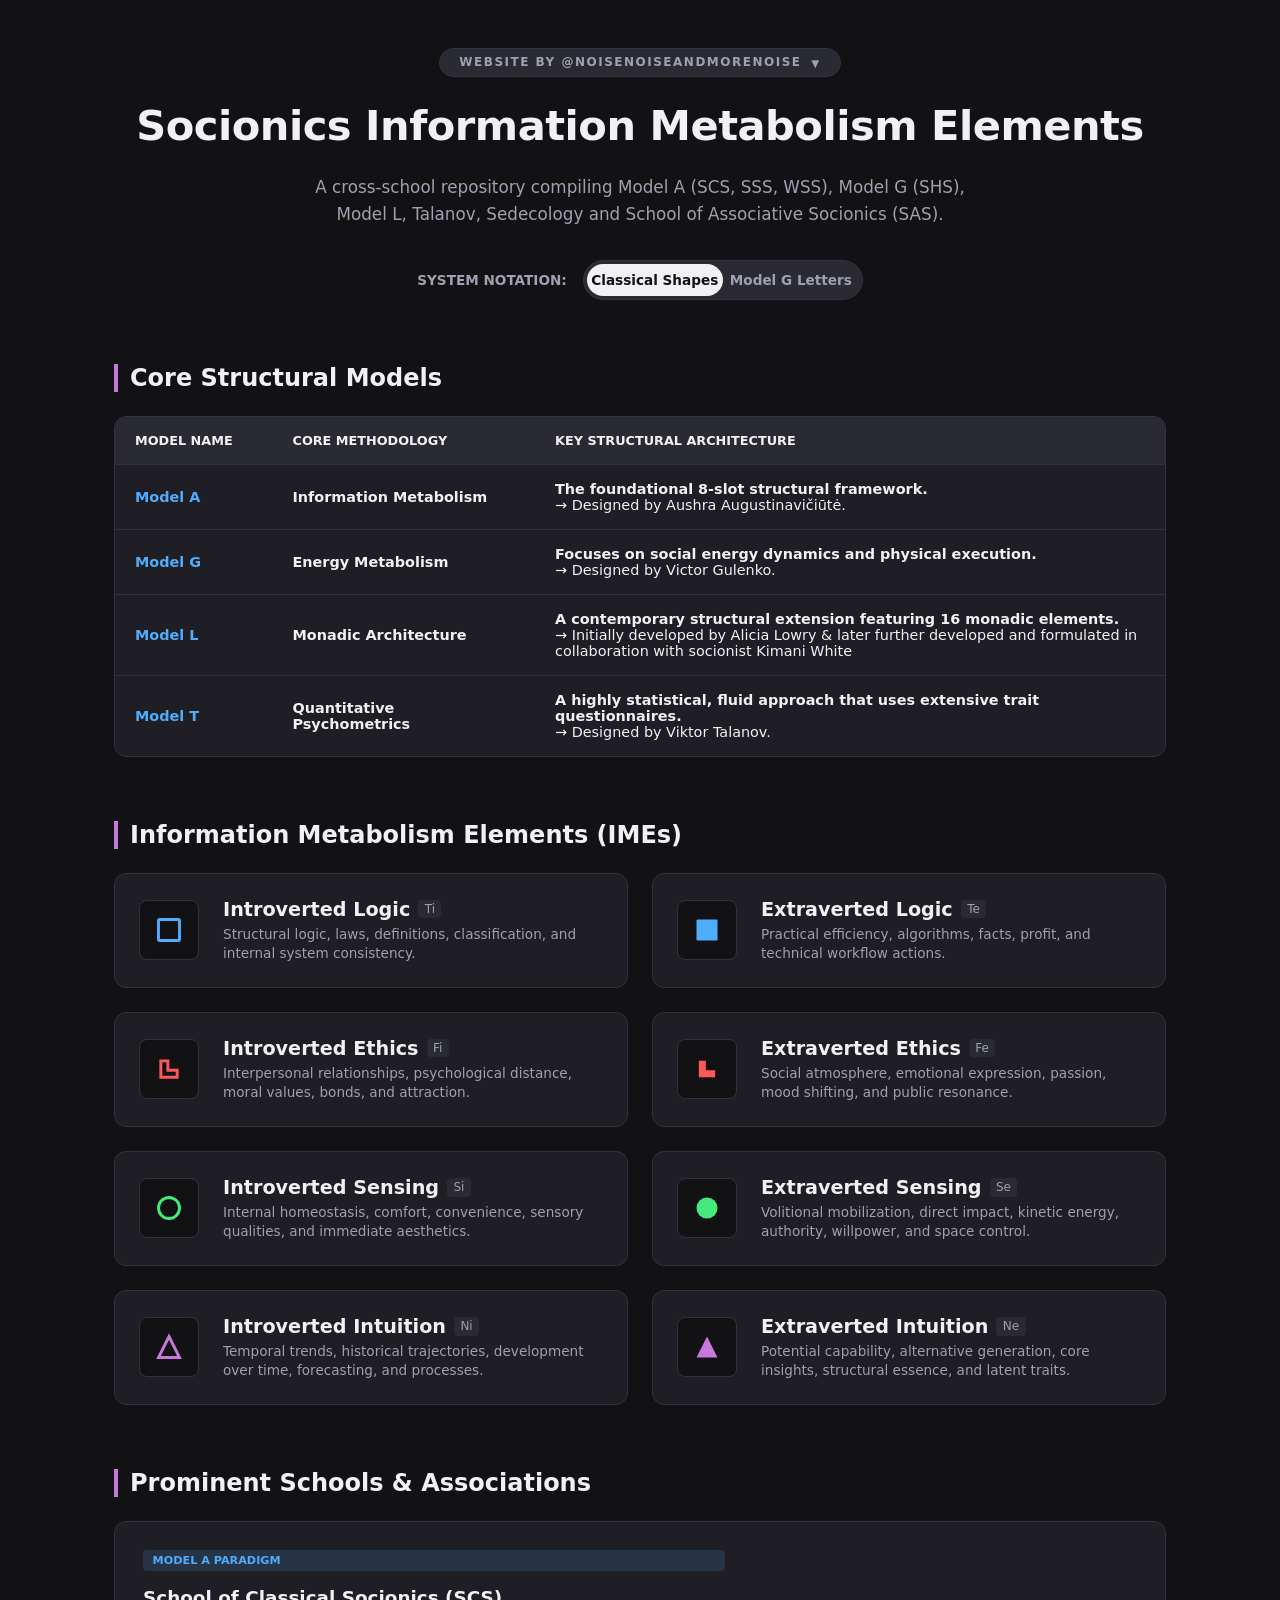
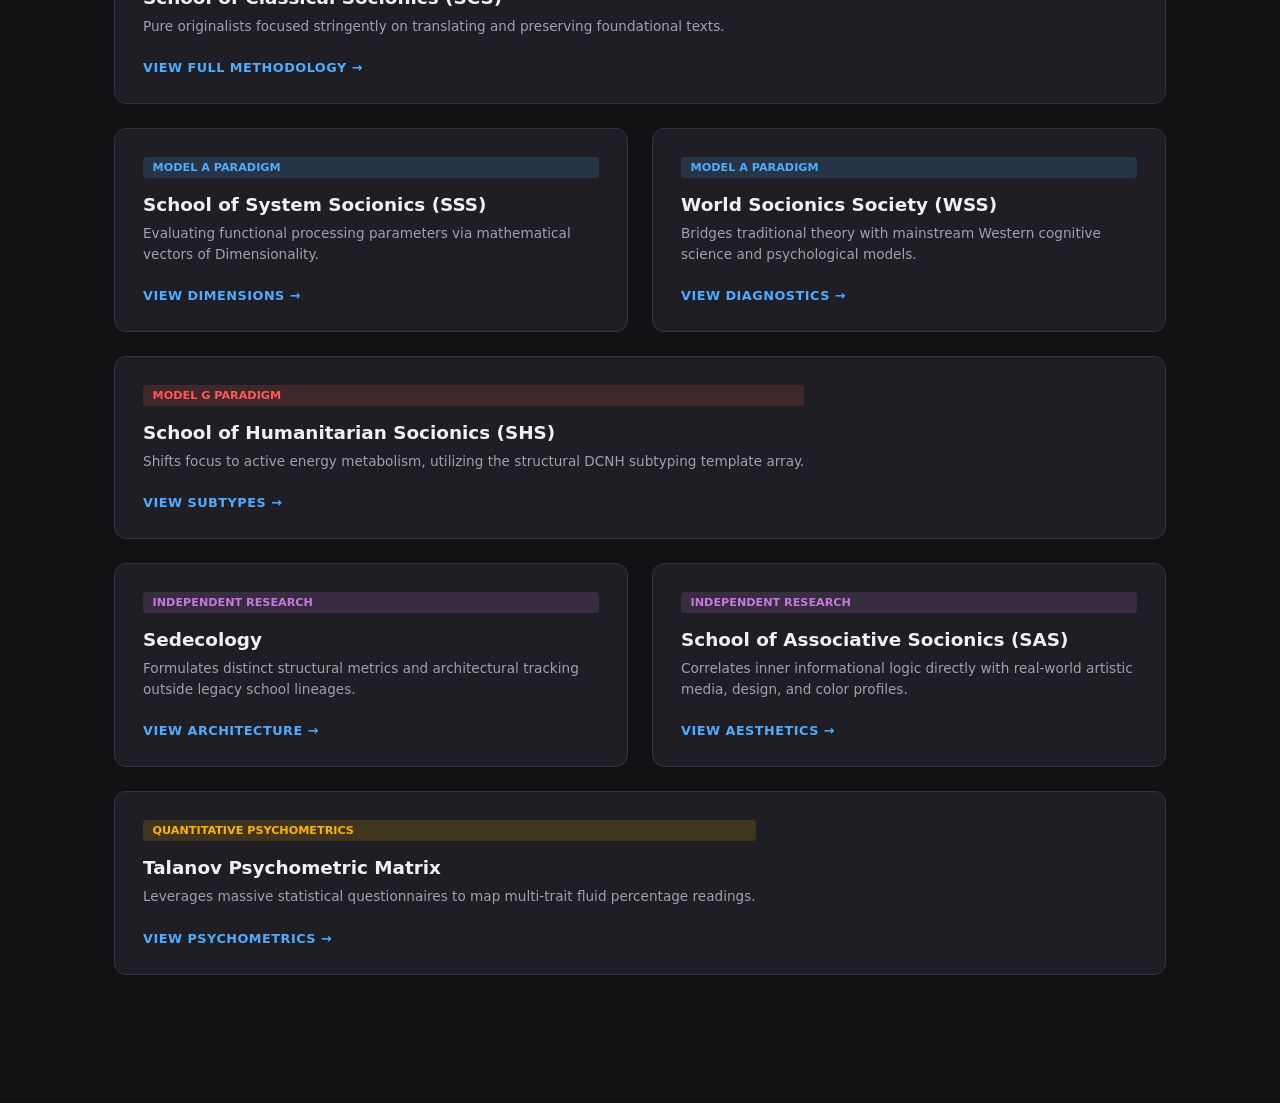
<file: index.html>
<!DOCTYPE html>
<html lang="en">
<head>
    <meta charset="UTF-8">
    <meta name="viewport" content="width=device-width, initial-scale=1.0">
    <title>Cross-School Socionics Archive | Home</title>
    <link rel="stylesheet" href="css/style.css">
</head>
<body>

    <!-- PURE CSS MASTER TOGGLE SWITCH DATA CONTROL SWITCHES -->
    <input type="radio" id="notation-classical" name="notation-view" value="classical" checked>
    <input type="radio" id="notation-modelg" name="notation-view" value="modelg">

    <div class="homepage-container">
        
        <!-- HEADER MODULE -->
        <header class="master-header">
            
            <!-- PERFECTLY CENTERED SOCIAL DROPDOWN MODULE WRAPPER -->
            <div style="display: flex !important; justify-content: center !important; width: 100% !important; margin: 0 0 1.5rem 0 !important; padding: 0 !important;">
                
                <div class="social-dropdown-wrapper" style="position: relative; display: inline-block; z-index: 1000; font-family: system-ui, sans-serif;">
                    <!-- Trigger Button Label -->
                    <div class="social-trigger-btn" style="background-color: #2a2a32; color: #a0a0b0; padding: 0.4rem 1.2rem; border-radius: 50px; font-size: 0.75rem; font-weight: bold; letter-spacing: 1.5px; text-transform: uppercase; cursor: pointer; border: 1px solid #33333f; transition: all 0.2s ease;">
                        website by @noisenoiseandmorenoise <span style="font-size: 0.65rem; margin-left: 0.25rem; vertical-align: middle;">▼</span>
                    </div>
                    
                    <!-- Hover Floating Dropdown Core Content Panel List -->
                    <ul class="social-dropdown-menu" style="position: absolute; top: 100%; left: 50%; transform: translateX(-50%) translateY(10px); background-color: #1e1e24; border: 1px solid #33333f; border-radius: 8px; list-style: none; padding: 0.5rem 0; margin: 0; width: 180px; box-shadow: 0 10px 25px rgba(0,0,0,0.5); opacity: 0; pointer-events: none; transition: all 0.2s ease;">
                        <li><a href="https://discord.com/users/578484091582939137" target="_blank" style="display: block; padding: 0.6rem 1.2rem; color: #a0a0b0; text-decoration: none; font-size: 0.85rem; font-weight: 600; text-align: left; transition: all 0.2s;">Discord</a></li>
                        <li style="border-top: 1px solid #2a2a32;"><a href="YOUR_INSTAGRAM_LINK_HERE" target="_blank" style="display: block; padding: 0.6rem 1.2rem; color: #a0a0b0; text-decoration: none; font-size: 0.85rem; font-weight: 600; text-align: left; transition: all 0.2s;">Instagram</a></li>
                        <li style="border-top: 1px solid #2a2a32;"><a href="YOUR_YOUTUBE_LINK_HERE" target="_blank" style="display: block; padding: 0.6rem 1.2rem; color: #a0a0b0; text-decoration: none; font-size: 0.85rem; font-weight: 600; text-align: left; transition: all 0.2s;">YouTube</a></li>
                    </ul>

                    <style>
                        .social-dropdown-wrapper:hover .social-trigger-btn { border-color: #4facfe !important; color: #f0f0f5 !important; background-color: #1e1e24 !important; }
                        .social-dropdown-wrapper:hover .social-dropdown-menu { opacity: 1 !important; pointer-events: auto !important; transform: translateX(-50%) translateY(5px) !important; }
                        .social-dropdown-menu a:hover { background-color: #2a2a32 !important; color: #4facfe !important; padding-left: 1.5rem !important; }
                    </style>
                </div>

            </div>

            <!-- HARDCODED RE-CENTERED HEADER TITLE RULE -->
            <h1 style="text-align: center !important; width: 100% !important; display: block !important;">Socionics Information Metabolism Elements</h1>
            <p class="subtitle">
                A cross-school repository compiling Model A (SCS, SSS, WSS), Model G (SHS), 
                Model L, Talanov, Sedecology and School of Associative Socionics (SAS).
            </p>

            <div class="notation-toggle-container">
                <span class="toggle-label">System Notation:</span>
                <div class="toggle-switch-wrapper">
                    <label for="notation-classical" class="switch-btn btn-left">Classical Shapes</label>
                    <label for="notation-modelg" class="switch-btn btn-right">Model G Letters</label>
                    <div class="switch-slider-pill"></div>
                </div>
            </div>
        </header>

        <!-- SECTION 1: THE CORE THEORIES INDEX -->
        <section class="models-matrix-section">
            <h2 class="section-title">Core Structural Models</h2>
            <div class="models-table-wrapper">
                <table class="models-layout-table">
                    <thead>
                        <tr>
                            <th>Model Name</th>
                            <th>Core Methodology</th>
                            <th>Key Structural Architecture</th>
                        </tr>
                    </thead>
                    <tbody>
                        <tr>
                            <td class="model-name-cell">Model A</td>
                            <td class="method-cell">Information Metabolism</td>
                            <td><p><b>The foundational 8-slot structural framework.</b>
                            <br> → Designed by Aushra Augustinavičiūtė.</p>
                        </tr>
                        <tr>
                            <td class="model-name-cell">Model G</td>
                            <td class="method-cell">Energy Metabolism</td>
                            <td><p><b> Focuses on social energy dynamics and physical execution.</b>
                             <br> → Designed by Victor Gulenko. </p>
                        </tr>
                        <tr>
                            <td class="model-name-cell">Model L</td>
                            <td class="method-cell">Monadic Architecture</td>
                            <td><p><b>A contemporary structural extension featuring 16 monadic elements.</b>
                                <br> → Initially developed by Alicia Lowry &  later further developed and formulated in collaboration with socionist Kimani White </p>
                        </tr>
                        <tr>
                            <td class="model-name-cell">Model T</td>
                            <td class="method-cell">Quantitative Psychometrics</td>
                            <td><p><b>A highly statistical, fluid approach that uses extensive trait questionnaires.</b>
                                <br> → Designed by Viktor Talanov. </p> 
                            </td>
                        </tr>
                    </tbody>
                </table>
            </div>
        </section>

        <!-- SECTION 2: THE 8 ELEMENTS DIRECTORY GRID LAYER -->
        <section class="elements-matrix-section">
            <h2 class="section-title">Information Metabolism Elements (IMEs)</h2>
            <div class="ime-directory-grid">
                
                <!-- Introverted Logic (Ti) -->
                <a href="elements/ti.html" class="ime-card logic-theme">
                    <div class="ime-visual-block">
                        <div class="classical-icon"><svg viewBox="0 0 24 24"><rect x="3" y="3" width="18" height="18" rx="1"/></svg></div>
                        <div class="modelg-icon">L</div>
                    </div>
                    <div class="ime-meta">
                        <h2>Introverted Logic <span class="badge-code">Ti</span></h2>
                        <p>Structural logic, laws, definitions, classification, and internal system consistency.</p>
                    </div>
                </a>

                <!-- Extraverted Logic (Te) -->
                <a href="elements/te.html" class="ime-card logic-theme">
                    <div class="ime-visual-block">
                        <div class="classical-icon filled"><svg viewBox="0 0 24 24"><rect x="3" y="3" width="18" height="18" rx="1"/></svg></div>
                        <div class="modelg-icon">P</div>
                    </div>
                    <div class="ime-meta">
                        <h2>Extraverted Logic <span class="badge-code">Te</span></h2>
                        <p>Practical efficiency, algorithms, facts, profit, and technical workflow actions.</p>
                    </div>
                </a>

                <!-- Introverted Ethics (Fi) -->
                <a href="elements/fi.html" class="ime-card ethics-theme">
                    <div class="ime-visual-block">
                        <div class="classical-icon"><svg viewBox="0 0 24 24"><path d="M5,5 L5,19 L19,19 L19,13 L11,13 L11,5 Z"/></svg></div>
                        <div class="modelg-icon">R</div>
                    </div>
                    <div class="ime-meta">
                        <h2>Introverted Ethics <span class="badge-code">Fi</span></h2>
                        <p>Interpersonal relationships, psychological distance, moral values, bonds, and attraction.</p>
                    </div>
                </a>

                <!-- Extraverted Ethics (Fe) -->
                <a href="elements/fe.html" class="ime-card ethics-theme">
                    <div class="ime-visual-block">
                        <div class="classical-icon filled"><svg viewBox="0 0 24 24"><path d="M5,5 L5,19 L19,19 L19,13 L11,13 L11,5 Z"/></svg></div>
                        <div class="modelg-icon">E</div>
                    </div>
                    <div class="ime-meta">
                        <h2>Extraverted Ethics <span class="badge-code">Fe</span></h2>
                        <p>Social atmosphere, emotional expression, passion, mood shifting, and public resonance.</p>
                    </div>
                </a>

                <!-- Introverted Sensing (Si) -->
                <a href="elements/si.html" class="ime-card sensing-theme">
                    <div class="ime-visual-block">
                        <div class="classical-icon"><svg viewBox="0 0 24 24"><circle cx="12" cy="12" r="9"/></svg></div>
                        <div class="modelg-icon">S</div>
                    </div>
                    <div class="ime-meta">
                        <h2>Introverted Sensing <span class="badge-code">Si</span></h2>
                        <p>Internal homeostasis, comfort, convenience, sensory qualities, and immediate aesthetics.</p>
                    </div>
                </a>

                <!-- Extraverted Sensing (Se) -->
                <a href="elements/se.html" class="ime-card sensing-theme">
                    <div class="ime-visual-block">
                        <div class="classical-icon filled"><svg viewBox="0 0 24 24"><circle cx="12" cy="12" r="9"/></svg></div>
                        <div class="modelg-icon">F</div>
                    </div>
                    <div class="ime-meta">
                        <h2>Extraverted Sensing <span class="badge-code">Se</span></h2>
                        <p>Volitional mobilization, direct impact, kinetic energy, authority, willpower, and space control.</p>
                    </div>
                </a>

                <!-- Introverted Intuition (Ni) -->
                <a href="elements/ni.html" class="ime-card intuition-theme">
                    <div class="ime-visual-block">
                        <div class="classical-icon"><svg viewBox="0 0 24 24"><polygon points="12,3 21,21 3,21"/></svg></div>
                        <div class="modelg-icon">T</div>
                    </div>
                    <div class="ime-meta">
                        <h2>Introverted Intuition <span class="badge-code">Ni</span></h2>
                        <p>Temporal trends, historical trajectories, development over time, forecasting, and processes.</p>
                    </div>
                </a>

                <!-- Extraverted Intuition (Ne) -->
                <a href="elements/ne.html" class="ime-card intuition-theme">
                    <div class="ime-visual-block">
                        <div class="classical-icon filled"><svg viewBox="0 0 24 24"><polygon points="12,3 21,21 3,21"/></svg></div>
                        <div class="modelg-icon">I</div>
                    </div>
                    <div class="ime-meta">
                        <h2>Extraverted Intuition <span class="badge-code">Ne</span></h2>
                        <p>Potential capability, alternative generation, core insights, structural essence, and latent traits.</p>
                    </div>
                </a>

            </div>
        </section>


        <!-- SECTION 3: BENTO DASHBOARD AND PURE CSS OVERLAY ARCHITECTURE -->
        <section class="schools-bento-section">
            
            <input type="checkbox" id="modal-scs" class="modal-state-gate">
            <input type="checkbox" id="modal-sss" class="modal-state-gate">
            <input type="checkbox" id="modal-wss" class="modal-state-gate">
            <input type="checkbox" id="modal-shs" class="modal-state-gate">
            <input type="checkbox" id="modal-sede" class="modal-state-gate">
            <input type="checkbox" id="modal-sas" class="modal-state-gate">
            <input type="checkbox" id="modal-talanov" class="modal-state-gate">


            <h2 class="section-title">Prominent Schools & Associations</h2>
            
            <div class="bento-container-grid">
                <div class="bento-card span-2">
                    <div>
                        <div class="bento-badge paradigm-a">Model A Paradigm</div>
                        <h3>School of Classical Socionics (SCS)</h3>
                        <p>Pure originalists focused stringently on translating and preserving foundational texts.</p>
                    </div>
                    <label for="modal-scs" class="bento-open-btn">View Full Methodology →</label>
                </div>
                <div class="bento-card">
                    <div>
                        <div class="bento-badge paradigm-a">Model A Paradigm</div>
                        <h3>School of System Socionics (SSS)</h3>
                        <p>Evaluating functional processing parameters via mathematical vectors of Dimensionality.</p>
                    </div>
                    <label for="modal-sss" class="bento-open-btn">View Dimensions →</label>
                </div>
                <div class="bento-card">
                    <div>
                        <div class="bento-badge paradigm-a">Model A Paradigm</div>
                        <h3>World Socionics Society (WSS)</h3>
                        <p>Bridges traditional theory with mainstream Western cognitive science and psychological models.</p>
                    </div>
                    <label for="modal-wss" class="bento-open-btn">View Diagnostics →</label>
                </div>
                <div class="bento-card span-2">
                    <div>
                        <div class="bento-badge paradigm-g">Model G Paradigm</div>
                        <h3>School of Humanitarian Socionics (SHS)</h3>
                        <p>Shifts focus to active energy metabolism, utilizing the structural DCNH subtyping template array.</p>
                    </div>
                    <label for="modal-shs" class="bento-open-btn">View Subtypes →</label>
                </div>
                <div class="bento-card">
                    <div>
                        <div class="bento-badge paradigm-indie">Independent Research</div>
                        <h3>Sedecology</h3>
                        <p>Formulates distinct structural metrics and architectural tracking outside legacy school lineages.</p>
                    </div>
                    <label for="modal-sede" class="bento-open-btn">View Architecture →</label>
                </div>
                <div class="bento-card">
                    <div>
                        <div class="bento-badge paradigm-indie">Independent Research</div>
                        <h3>School of Associative Socionics (SAS)</h3>
                        <p>Correlates inner informational logic directly with real-world artistic media, design, and color profiles.</p>
                    </div>
                    <label for="modal-sas" class="bento-open-btn">View Aesthetics →</label>
                </div>
            </div>

            <div class="modal-overlay-view view-scs">
                <div class="modal-content-card">
                    <label for="modal-scs" class="modal-close-x">×</label>
                    <div class="bento-badge paradigm-a">Model A Paradigm</div>
                    <h2>School of Classical Socionics (SCS)</h2>
                    <hr class="modal-divider">
                    <p><strong>Core Framework:</strong> Preserving the pure core theories originally mapped out by Aushra Augustinavičiūtė.</p>
                    <p><strong>Methodological Focus:</strong> Archival manuscript fidelity, strictly discarding alternative modern trait subtyping formulas.</p>
                </div>
            </div>

            <div class="modal-overlay-view view-sss">
                <div class="modal-content-card">
                    <label for="modal-sss" class="modal-close-x">×</label>
                    <div class="bento-badge paradigm-a">Model A Paradigm</div>
                    <h2>School of System Socionics (SSS)</h2>
                    <hr class="modal-divider">
                    <p><strong>Core Framework:</strong> Structural application of information metabolism developed by Irina Eglit and Vladimir Ermak.</p>
                    <p><strong>Methodological Focus:</strong> Evaluates functional parameters using clear mathematical bounds of Dimensionality (1D to 4D tracking arrays).</p>
                </div>
            </div>

            <div class="modal-overlay-view view-wss">
                <div class="modal-content-card">
                    <label for="modal-wss" class="modal-close-x">×</label>
                    <div class="bento-badge paradigm-a">Model A Paradigm</div>
                    <h2>World Socionics Society (WSS)</h2>
                    <hr class="modal-divider">
                    <p><strong>Core Framework:</strong> Translating traditional Eastern European theory blocks into modernized English typological standards.</p>
                    <p><strong>Methodological Focus:</strong> Bridges standard Model A ordering dynamics with observable behavioral diagnostic criteria templates.</p>
                </div>
            </div>

            <div class="modal-overlay-view view-shs">
                <div class="modal-content-card">
                    <label for="modal-shs" class="modal-close-x">×</label>
                    <div class="bento-badge paradigm-g">Model G Paradigm</div>
                    <h2>School of Humanitarian Socionics (SHS)</h2>
                    <hr class="modal-divider">
                    <p><strong>Core Framework:</strong> Victor Gulenko's Energy Metabolism ecosystem, analyzing dynamic physical drives over intellectual data tracking.</p>
                    <p><strong>Methodological Focus:</strong> Leverages the functional DCNH subtype engine layout to track high-variance behavioral variations.</p>
                </div>
            </div>

            <div class="modal-overlay-view view-sede">
                <div class="modal-content-card">
                    <label for="modal-sede" class="modal-close-x">×</label>
                    <div class="bento-badge paradigm-indie">Independent Research</div>
                    <h2>Sedecology</h2>
                    <hr class="modal-divider">
                    <p><strong>Core Framework:</strong> Independent computational modeling architecture created by Ibrahim Tencer.</p>
                    <p><strong>Methodological Focus:</strong> Traces architectural properties of informational tracking metrics using fully decoupled mathematical parameters.</p>
                </div>
            </div>

            <div class="modal-overlay-view view-sas">
                <div class="modal-content-card">
                    <label for="modal-sas" class="modal-close-x">×</label>
                    <div class="bento-badge paradigm-indie">Independent Research</div>
                    <h2>School of Associative Socionics (SAS)</h2>
                    <hr class="modal-divider">
                    <p><strong>Core Framework:</strong> Psychological assessment pipeline connecting cognitive orientation directly to visual aesthetics.</p>
                    <p><strong>Methodological Focus:</strong> Maps structural sociotype balance points onto canvas color distributions, spatial layout preferences, and musical compositions.</p>
                </div>
            </div>

                <!-- Card 7: Talanov Psychometric Matrix with Added Spacing -->
                <div class="bento-card" style="margin-top: 1.5rem !important;">
                    <div>
                        <div class="bento-badge paradigm-talanov">Quantitative Psychometrics</div>
                        <h3>Talanov Psychometric Matrix</h3>
                        <p>Leverages massive statistical questionnaires to map multi-trait fluid percentage readings.</p>
                    </div>
                    <label for="modal-talanov" class="bento-open-btn">View Psychometrics →</label>
                </div>

            <!-- Talanov Modal Content Overlay Visual Layer -->
            <div class="modal-overlay-view view-talanov">
                <div class="modal-content-card">
                    <label for="modal-talanov" class="modal-close-x">×</label>
                    <div class="bento-badge paradigm-talanov">Quantitative Psychometrics</div>
                    <h2>Talanov Psychometric Matrix</h2>
                    <hr class="modal-divider">
                    <p><strong>Core Framework:</strong> An empirical psychometric approach developed via large-scale statistical monitoring arrays across the Russian socionics sphere.</p>
                    <p><strong>Methodological Focus:</strong> Rejects categorical "type boxing" in favor of mathematical trait distributions. By monitoring thousands of behavioral variables, it charts precise overlapping physiological data and functional shifts instead of assuming absolute boundary groupings.</p>
                </div>
            </div>

        </section>

</body>
</html>
</file>
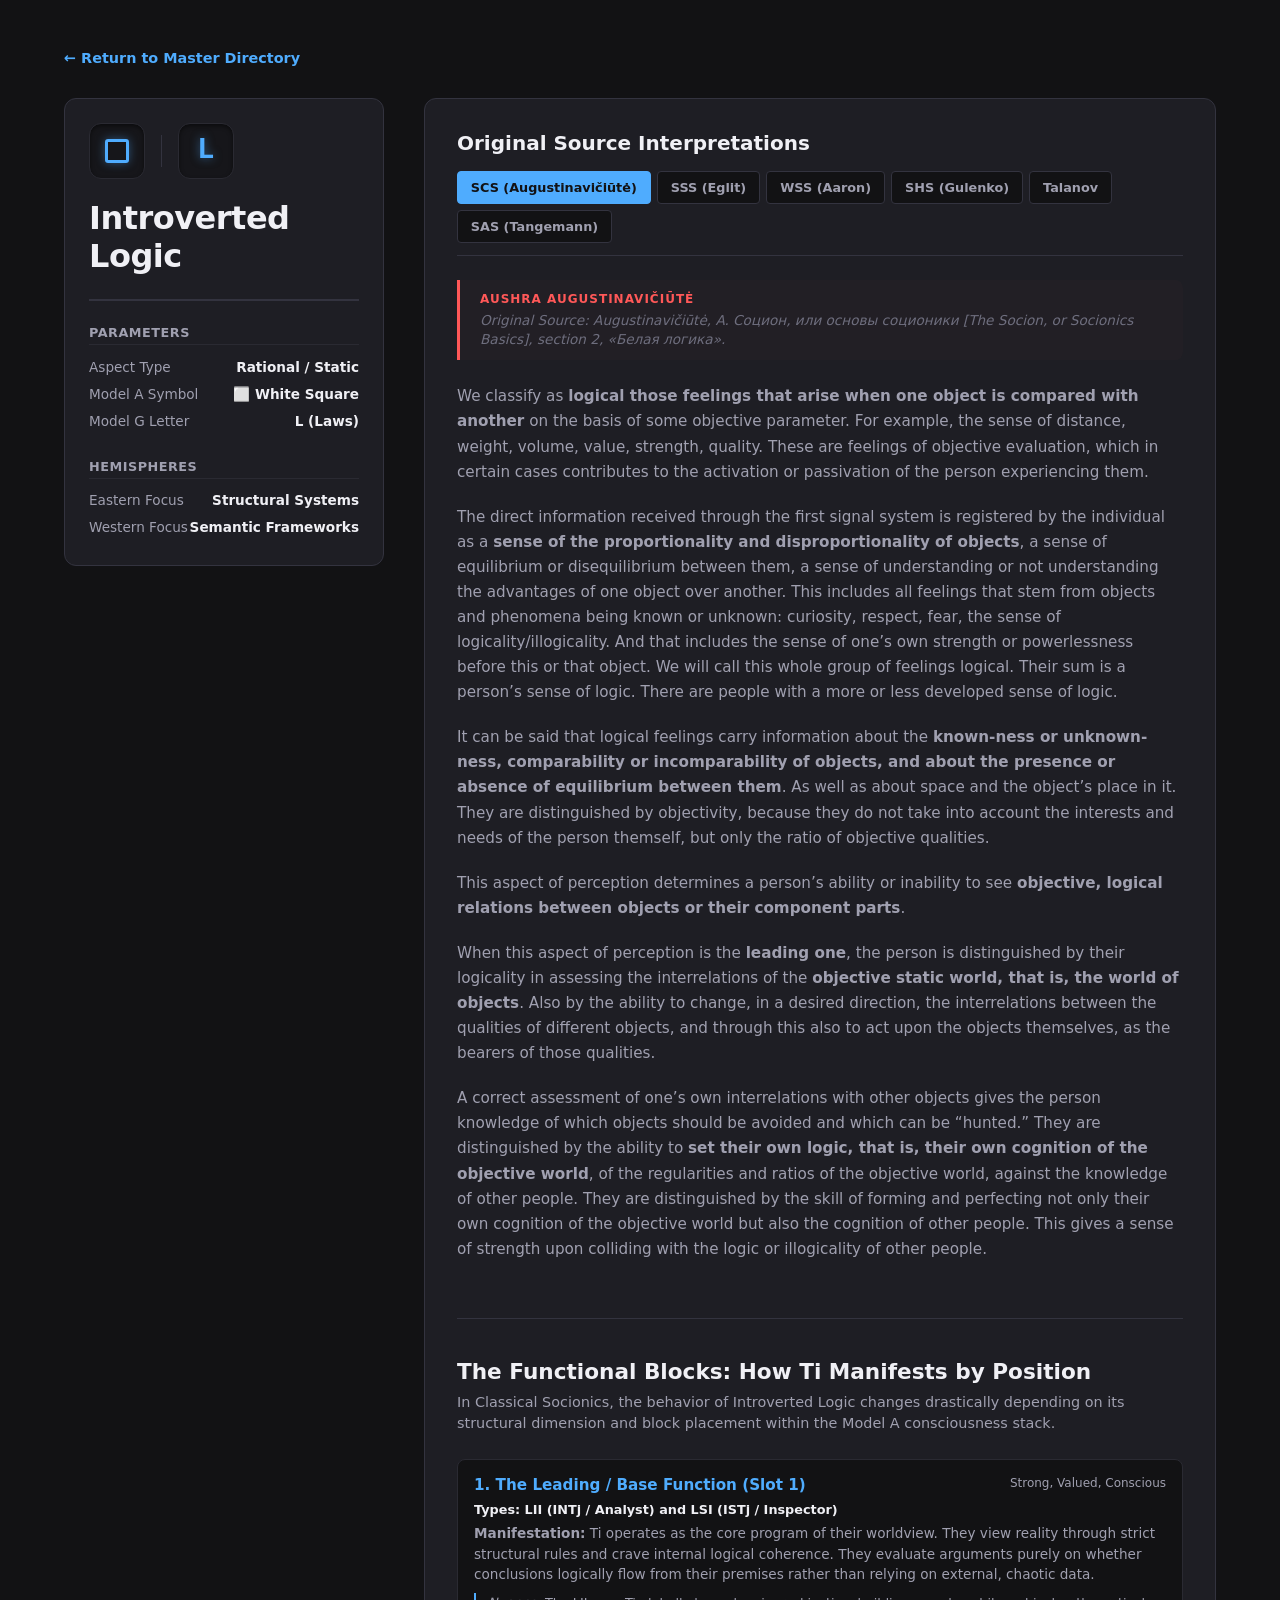
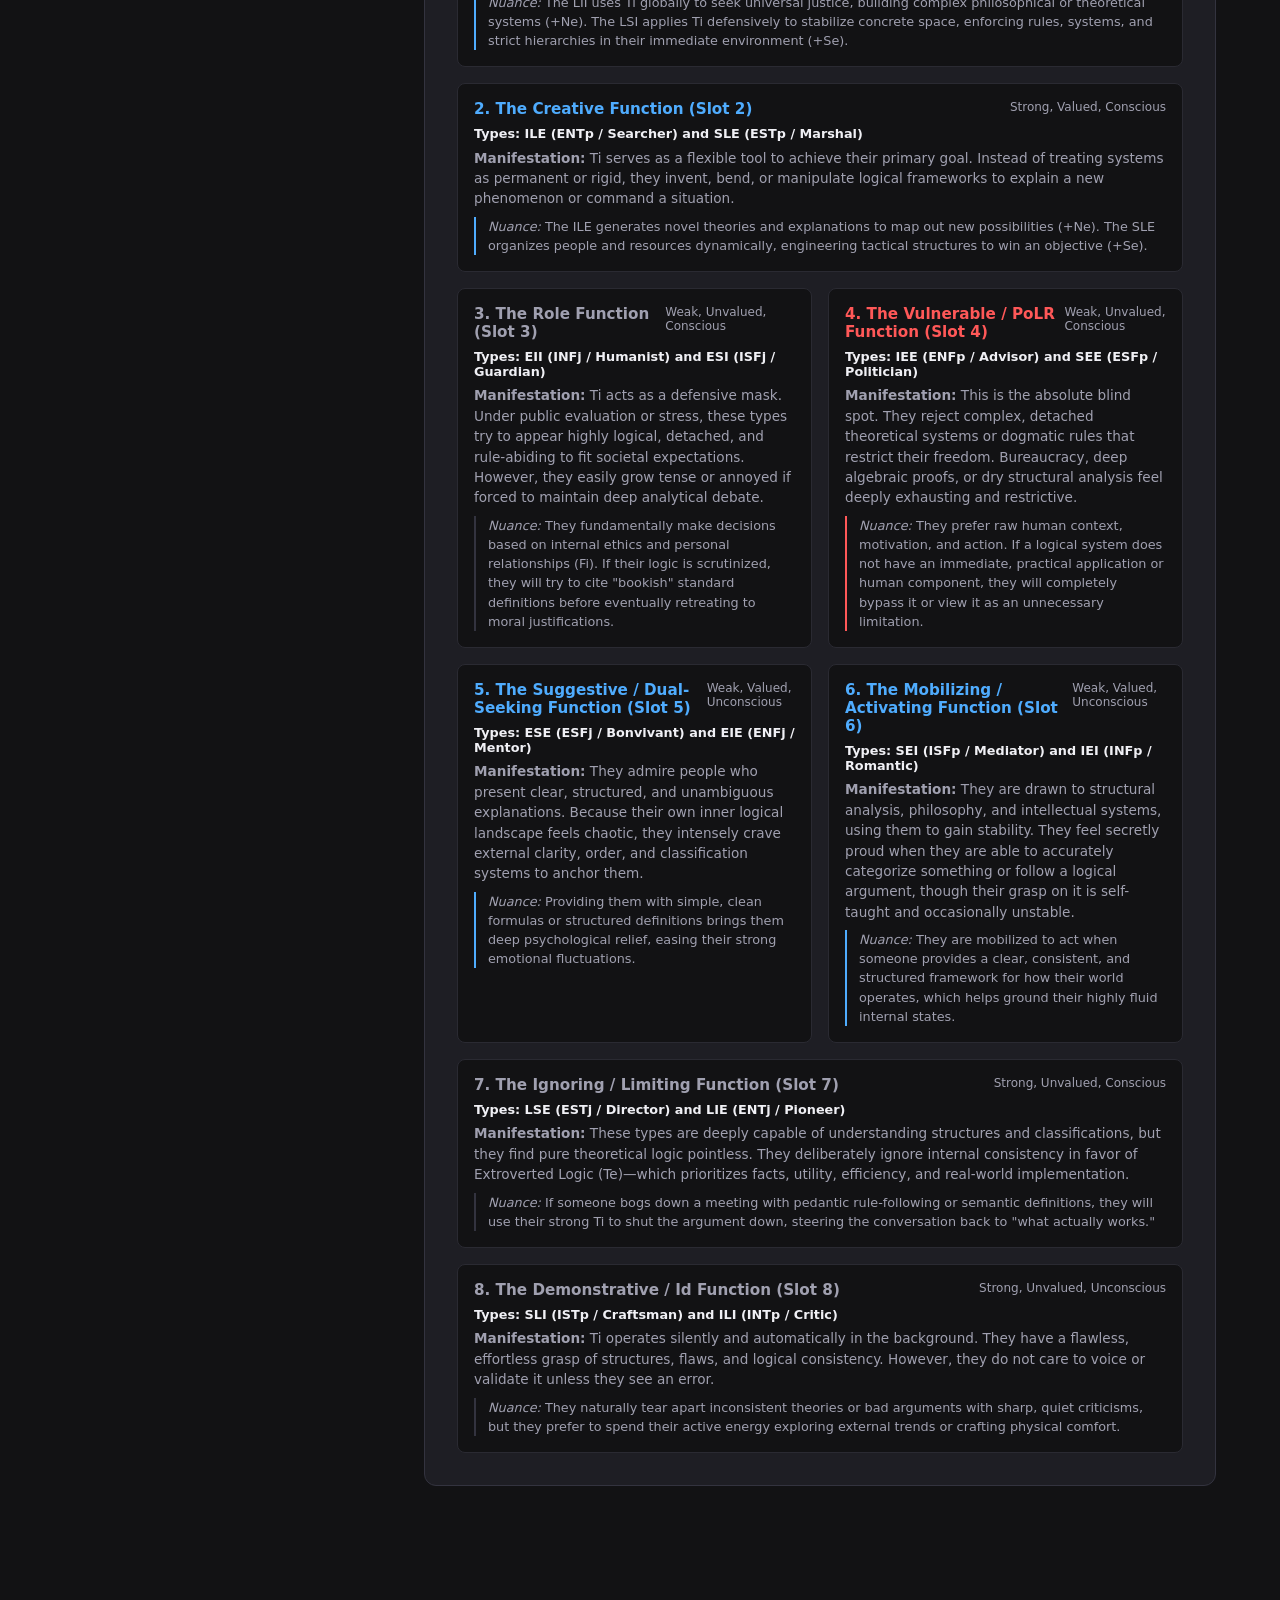
<file: elements/ti.html>
<!DOCTYPE html>
<html lang="en">
<head>
    <meta charset="UTF-8">
    <meta name="viewport" content="width=device-width, initial-scale=1.0">
    <title>Introverted Logic (Ti) | Reference Engine</title>
    <link rel="stylesheet" href="../css/style.css">
    <style>
        /* Streamlined Reference Workspace Layout */
        .workspace-wrapper {
            max-width: 1200px;
            margin: 0 auto;
            padding: 3rem 1.5rem;
            font-family: system-ui, -apple-system, sans-serif;
            background-color: #121214;
            color: #f0f0f5;
        }
        .back-portal-link {
            display: inline-block;
            color: #4facfe;
            text-decoration: none;
            font-size: 0.9rem;
            font-weight: 600;
            margin-bottom: 2rem;
            transition: color 0.2s;
        }
        .back-portal-link:hover { color: #f0f0f5; }

        /* Multi-Column Grid System */
        .profile-dashboard-grid {
            display: grid;
            grid-template-columns: 320px 1fr;
            gap: 2.5rem;
            align-items: start;
        }

        /* Left Side: Essential Metadata Properties Only */
        .sidebar-matrix-card {
            background-color: #1e1e24;
            border: 1px solid #33333f;
            border-radius: 12px;
            padding: 1.5rem;
        }
        .sidebar-element-header h1 {
            font-size: 1.8rem;
            font-weight: 800;
            margin: 0 0 0.5rem 0;
        }
        .info-pill {
            display: inline-block;
            font-size: 0.7rem;
            font-weight: 700;
            padding: 0.2rem 0.5rem;
            background-color: rgba(79, 172, 254, 0.1);
            color: #4facfe;
            border: 1px solid rgba(79, 172, 254, 0.2);
            border-radius: 4px;
            text-transform: uppercase;
        }
        .matrix-subheading {
            font-size: 0.8rem;
            font-weight: 800;
            text-transform: uppercase;
            color: #a0a0b0;
            letter-spacing: 0.5px;
            margin: 1.5rem 0 0.5rem 0;
            border-bottom: 1px solid #2a2a32;
            padding-bottom: 0.25rem;
        }
        .data-property-row {
            display: flex;
            justify-content: space-between;
            font-size: 0.85rem;
            padding: 0.35rem 0;
        }
        .prop-label { color: #a0a0b0; }
        .prop-val { font-weight: 600; }

        /* Right Side: Tab Interface Cards */
        .main-content-area {
            display: flex;
            flex-direction: column;
            gap: 2rem;
        }
        .dashboard-card {
            background-color: #1e1e24;
            border: 1px solid #33333f;
            border-radius: 12px;
            padding: 2rem;
        }
        .card-title {
            font-size: 1.25rem;
            font-weight: 700;
            margin-bottom: 1rem;
            color: #f0f0f5;
        }

        /* Pure CSS Source Tabs Navigation Engine */
        .tab-menu-strip {
            display: flex;
            flex-wrap: wrap;
            gap: 0.4rem;
            border-bottom: 1px solid #33333f;
            padding-bottom: 0.75rem;
            margin-bottom: 1.5rem;
        }
        .tab-select-btn {
            padding: 0.5rem 0.8rem;
            font-size: 0.8rem;
            font-weight: 700;
            color: #a0a0b0;
            background-color: #121214;
            border: 1px solid #33333f;
            border-radius: 4px;
            cursor: pointer;
        }
        .tab-input-gate { display: none !important; }
        .source-panel { display: none; }

        /* Tab Visibility Logic Mapping */
        #t-scs:checked ~ .tab-menu-strip label[for="t-scs"],
        #t-sss:checked ~ .tab-menu-strip label[for="t-sss"],
        #t-wss:checked ~ .tab-menu-strip label[for="t-wss"],
        #t-shs:checked ~ .tab-menu-strip label[for="t-shs"],
        #t-talanov:checked ~ .tab-menu-strip label[for="t-talanov"],
        #t-sas:checked ~ .tab-menu-strip label[for="t-sas"] {
            color: #121214;
            background-color: #4facfe;
            border-color: #4facfe;
        }
        #t-scs:checked ~ .v-scs, #t-sss:checked ~ .v-sss, #t-wss:checked ~ .v-wss,
        #t-shs:checked ~ .v-shs, #t-talanov:checked ~ .v-talanov, #t-sas:checked ~ .v-sas {
            display: block;
        }

        /* Type Manifestation Stack Grid */
        .type-manifestation-grid {
            display: grid;
            grid-template-columns: repeat(2, 1fr);
            gap: 1rem;
            margin-top: 1rem;
        }
        .type-block {
            background-color: #121214;
            border: 1px solid #2a2a32;
            border-radius: 8px;
            padding: 1rem;
        }
        .type-block h4 {
            font-size: 0.95rem;
            font-weight: 700;
            color: #4facfe;
            margin: 0 0 0.5rem 0;
            display: flex;
            justify-content: space-between;
        }
        .type-pos { font-size: 0.75rem; color: #a0a0b0; font-weight: normal; }
        .type-block p { font-size: 0.85rem; color: #a0a0b0; line-height: 1.5; margin: 0; }
        .placeholder-note { font-style: italic; color: #6e6e7e; font-size: 0.9rem; }

        @media (max-width: 950px) {
            .profile-dashboard-grid { grid-template-columns: 1fr; }
            .type-manifestation-grid { grid-template-columns: 1fr; }
        }
    </style>
</head>
<body>

    <div class="workspace-wrapper">
        
        <!-- LINK TO DIRECTORY HOME -->
        <a href="../index.html" class="back-portal-link">← Return to Master Directory</a>

        <div class="profile-dashboard-grid">
            
            <!-- LEFT COLUMN: SIDEBAR PROPERTY SHEET -->
            <aside class="sidebar-matrix-card">
                <div class="sidebar-element-header">
                                    <!-- GLOWING TECH-BADGE DUAL-ICON HEADER (Ti SPECIFIC) -->
                <div class="sidebar-element-header" style="border-bottom: 2px solid #33333f; padding-bottom: 1.5rem; margin-bottom: 1.5rem;">
                    
                    <!-- Large Symbol Visual Canvas Lane -->
                    <div style="display: flex; align-items: center; gap: 1rem; margin-bottom: 1.25rem;">
                        
                        <!-- Model A: Smooth Dark Container with Glowing Blue Outline Square -->
                        <div title="Model A: Structural Logic (Ti)" style="display: flex; align-items: center; justify-content: center; width: 56px; height: 56px; background-color: #16161a; border: 1px solid #2a2a32; border-radius: 12px; box-shadow: inset 0 2px 4px rgba(0,0,0,0.5);">
                            <!-- Pure CSS Blue Outline Square -->
                            <div style="width: 24px; height: 24px; border: 3px solid #4facfe; border-radius: 3px; box-shadow: 0 0 10px rgba(79, 172, 254, 0.4);"></div>
                        </div>
                        
                        <!-- Decorative Link Splitter Line -->
                        <div style="width: 1px; height: 32px; background-color: #33333f;"></div>
                        
                        <!-- Model G: Smooth Dark Container with Glowing Blue Monospace Variable L -->
                        <div title="Model G: Structural Variable (L)" style="display: flex; align-items: center; justify-content: center; width: 56px; height: 56px; background-color: #16161a; border: 1px solid #2a2a32; border-radius: 12px; box-shadow: inset 0 2px 4px rgba(0,0,0,0.5);">
                            <!-- Monospace Blue L Symbol -->
                            <span style="font-family: monospace; font-size: 1.8rem; font-weight: 900; color: #4facfe; line-height: 1; text-shadow: 0 0 10px rgba(79, 172, 254, 0.5);">L</span>
                        </div>

                    </div>

                    
                    <h1 style="font-size: 2rem; font-weight: 800; margin: 0; color: #f0f0f5; letter-spacing: -0.5px;">Introverted Logic</h1>
                </div>

                <div class="matrix-subheading">Parameters</div>
                <div class="data-property-list">
                    <div class="data-property-row"><span class="prop-label">Aspect Type</span><span class="prop-val">Rational / Static</span></div>
                    <div class="data-property-row"><span class="prop-label">Model A Symbol</span><span class="prop-val">⬜ White Square</span></div>
                    <div class="data-property-row"><span class="prop-label">Model G Letter</span><span class="prop-val">L (Laws)</span></div>
                </div>

                <div class="matrix-subheading">Hemispheres</div>
                <div class="data-property-list">
                    <div class="data-property-row"><span class="prop-label">Eastern Focus</span><span class="prop-val">Structural Systems</span></div>
                    <div class="data-property-row"><span class="prop-label">Western Focus</span><span class="prop-val">Semantic Frameworks</span></div>
                </div>
            </aside>
            <!-- RIGHT COLUMN: DETAILED ANALYSIS COMPONENT BOARDS -->
            <main class="main-content-area">
                
                <!-- BOARD 1: ORIGINAL SOURCES DOCUMENTATION ENGINE -->
                <section class="dashboard-card">
                    <h2 class="card-title">Original Source Interpretations</h2>
                    
                    <!-- MASTER SELECTION RADIO TRIGGER PIPES -->
                    <input type="radio" id="t-scs" name="src-tabs" class="tab-input-gate" checked>
                    <input type="radio" id="t-sss" name="src-tabs" class="tab-input-gate">
                    <input type="radio" id="t-wss" name="src-tabs" class="tab-input-gate">
                    <input type="radio" id="t-shs" name="src-tabs" class="tab-input-gate">
                    <input type="radio" id="t-talanov" name="src-tabs" class="tab-input-gate">
                    <input type="radio" id="t-sas" name="src-tabs" class="tab-input-gate">

                    <nav class="tab-menu-strip">
                        <label for="t-scs" class="tab-select-btn">SCS (Augustinavičiūtė)</label>
                        <label for="t-sss" class="tab-select-btn">SSS (Eglit)</label>
                        <label for="t-wss" class="tab-select-btn">WSS (Aaron)</label>
                        <label for="t-shs" class="tab-select-btn">SHS (Gulenko)</label>
                        <label for="t-talanov" class="tab-select-btn">Talanov</label>
                        <label for="t-sas" class="tab-select-btn">SAS (Tangemann)</label>
                    </nav>

                    <!-- ========================================== -->
                    <!-- 1. SCS (AUGUSTINAVIČIŪTĖ) HOUSING CONTAINER -->
                    <!-- ========================================== -->
                    <div class="source-panel v-scs">
                        <div style="border-left: 3px solid #ff5858; padding-left: 1.25rem; margin-bottom: 1.5rem; background-color: rgba(255, 88, 88, 0.02); padding-top: 0.75rem; padding-bottom: 0.75rem; border-radius: 0 8px 8px 0;">
                            <span style="font-size: 0.75rem; font-weight: 800; color: #ff5858; text-transform: uppercase; letter-spacing: 1px; display: block; margin-bottom: 0.25rem;">Aushra Augustinavičiūtė</span>
                            <span style="font-size: 0.85rem; font-style: italic; color: #6e6e7e;">Original Source: Augustinavičiūtė, A. Социон, или основы соционики [The Socion, or Socionics Basics], section 2, «Белая логика».</span>
                        </div>

                        <div style="color: #a0a0b0; font-size: 0.95rem; line-height: 1.65; display: flex; flex-direction: column; gap: 1.25rem;">
                            <p>We classify as <strong>logical those feelings that arise when one object is compared with another</strong> on the basis of some objective parameter. For example, the sense of distance, weight, volume, value, strength, quality. These are feelings of objective evaluation, which in certain cases contributes to the activation or passivation of the person experiencing them.</p>
                            <p>The direct information received through the first signal system is registered by the individual as a <strong>sense of the proportionality and disproportionality of objects</strong>, a sense of equilibrium or disequilibrium between them, a sense of understanding or not understanding the advantages of one object over another. This includes all feelings that stem from objects and phenomena being known or unknown: curiosity, respect, fear, the sense of logicality/illogicality. And that includes the sense of one’s own strength or powerlessness before this or that object. We will call this whole group of feelings logical. Their sum is a person’s sense of logic. There are people with a more or less developed sense of logic.</p>
                            <p>It can be said that logical feelings carry information about the <strong>known-ness or unknown-ness, comparability or incomparability of objects, and about the presence or absence of equilibrium between them</strong>. As well as about space and the object’s place in it. They are distinguished by objectivity, because they do not take into account the interests and needs of the person themself, but only the ratio of objective qualities.</p>
                            <p>This aspect of perception determines a person’s ability or inability to see <strong>objective, logical relations between objects or their component parts</strong>.</p>
                            <p>When this aspect of perception is the <strong>leading one</strong>, the person is distinguished by their logicality in assessing the interrelations of the <strong>objective static world, that is, the world of objects</strong>. Also by the ability to change, in a desired direction, the interrelations between the qualities of different objects, and through this also to act upon the objects themselves, as the bearers of those qualities.</p>
                            <p>A correct assessment of one’s own interrelations with other objects gives the person knowledge of which objects should be avoided and which can be “hunted.” They are distinguished by the ability to <strong>set their own logic, that is, their own cognition of the objective world</strong>, of the regularities and ratios of the objective world, against the knowledge of other people. They are distinguished by the skill of forming and perfecting not only their own cognition of the objective world but also the cognition of other people. This gives a sense of strength upon colliding with the logic or illogicality of other people.</p>
                        </div>
                        <!-- COMPREHENSIVE FUNCTIONAL BLOCKS MATRIX PLACED INSIDE SCS ONLY -->
                        <div style="margin-top: 3.5rem; border-top: 1px solid #33333f; padding-top: 2.5rem;">
                            <h2 style="font-size: 1.35rem; font-weight: 700; color: #f0f0f5; margin: 0 0 0.5rem 0;">The Functional Blocks: How Ti Manifests by Position</h2>
                            <p style="color: #a0a0b0; font-size: 0.9rem; line-height: 1.5; margin: 0 0 1.5rem 0;">In Classical Socionics, the behavior of Introverted Logic changes drastically depending on its structural dimension and block placement within the Model A consciousness stack.</p>
                            
                            <div class="type-manifestation-grid">
                                <div class="type-block" style="grid-column: span 2;">
                                    <h4 style="color: #4facfe;">1. The Leading / Base Function (Slot 1) <span class="type-pos">Strong, Valued, Conscious</span></h4>
                                    <span style="font-size: 0.8rem; font-weight: 700; color: #f0f0f5; display: block; margin-bottom: 0.4rem;">Types: LII (INTj / Analyst) and LSI (ISTj / Inspector)</span>
                                    <p style="margin-bottom: 0.5rem;"><strong>Manifestation:</strong> Ti operates as the core program of their worldview. They view reality through strict structural rules and crave internal logical coherence. They evaluate arguments purely on whether conclusions logically flow from their premises rather than relying on external, chaotic data.</p>
                                    <p style="font-size: 0.8rem; border-left: 2px solid #4facfe; padding-left: 0.75rem; color: #a0a0b0;"><em>Nuance:</em> The LII uses Ti globally to seek universal justice, building complex philosophical or theoretical systems (+Ne). The LSI applies Ti defensively to stabilize concrete space, enforcing rules, systems, and strict hierarchies in their immediate environment (+Se).</p>
                                </div>
                                <div class="type-block" style="grid-column: span 2;">
                                    <h4 style="color: #4facfe;">2. The Creative Function (Slot 2) <span class="type-pos">Strong, Valued, Conscious</span></h4>
                                    <span style="font-size: 0.8rem; font-weight: 700; color: #f0f0f5; display: block; margin-bottom: 0.4rem;">Types: ILE (ENTp / Searcher) and SLE (ESTp / Marshal)</span>
                                    <p style="margin-bottom: 0.5rem;"><strong>Manifestation:</strong> Ti serves as a flexible tool to achieve their primary goal. Instead of treating systems as permanent or rigid, they invent, bend, or manipulate logical frameworks to explain a new phenomenon or command a situation.</p>
                                    <p style="font-size: 0.8rem; border-left: 2px solid #4facfe; padding-left: 0.75rem; color: #a0a0b0;"><em>Nuance:</em> The ILE generates novel theories and explanations to map out new possibilities (+Ne). The SLE organizes people and resources dynamically, engineering tactical structures to win an objective (+Se).</p>
                                </div>
                                <div class="type-block">
                                    <h4 style="color: #a0a0b0;">3. The Role Function (Slot 3) <span class="type-pos">Weak, Unvalued, Conscious</span></h4>
                                    <span style="font-size: 0.8rem; font-weight: 700; color: #f0f0f5; display: block; margin-bottom: 0.4rem;">Types: EII (INFj / Humanist) and ESI (ISFj / Guardian)</span>
                                    <p style="margin-bottom: 0.5rem;"><strong>Manifestation:</strong> Ti acts as a defensive mask. Under public evaluation or stress, these types try to appear highly logical, detached, and rule-abiding to fit societal expectations. However, they easily grow tense or annoyed if forced to maintain deep analytical debate.</p>
                                    <p style="font-size: 0.8rem; border-left: 2px solid #33333f; padding-left: 0.75rem; color: #a0a0b0;"><em>Nuance:</em> They fundamentally make decisions based on internal ethics and personal relationships (Fi). If their logic is scrutinized, they will try to cite "bookish" standard definitions before eventually retreating to moral justifications.</p>
                                </div>
                                <div class="type-block">
                                    <h4 style="color: #ff5858;">4. The Vulnerable / PoLR Function (Slot 4) <span class="type-pos">Weak, Unvalued, Conscious</span></h4>
                                    <span style="font-size: 0.8rem; font-weight: 700; color: #f0f0f5; display: block; margin-bottom: 0.4rem;">Types: IEE (ENFp / Advisor) and SEE (ESFp / Politician)</span>
                                    <p style="margin-bottom: 0.5rem;"><strong>Manifestation:</strong> This is the absolute blind spot. They reject complex, detached theoretical systems or dogmatic rules that restrict their freedom. Bureaucracy, deep algebraic proofs, or dry structural analysis feel deeply exhausting and restrictive.</p>
                                    <p style="font-size: 0.8rem; border-left: 2px solid #ff5858; padding-left: 0.75rem; color: #a0a0b0;"><em>Nuance:</em> They prefer raw human context, motivation, and action. If a logical system does not have an immediate, practical application or human component, they will completely bypass it or view it as an unnecessary limitation.</p>
                                </div>
                                <div class="type-block">
                                    <h4 style="color: #4facfe;">5. The Suggestive / Dual-Seeking Function (Slot 5) <span class="type-pos">Weak, Valued, Unconscious</span></h4>
                                    <span style="font-size: 0.8rem; font-weight: 700; color: #f0f0f5; display: block; margin-bottom: 0.4rem;">Types: ESE (ESFj / Bonvivant) and EIE (ENFj / Mentor)</span>
                                    <p style="margin-bottom: 0.5rem;"><strong>Manifestation:</strong> They admire people who present clear, structured, and unambiguous explanations. Because their own inner logical landscape feels chaotic, they intensely crave external clarity, order, and classification systems to anchor them.</p>
                                    <p style="font-size: 0.8rem; border-left: 2px solid #4facfe; padding-left: 0.75rem; color: #a0a0b0;"><em>Nuance:</em> Providing them with simple, clean formulas or structured definitions brings them deep psychological relief, easing their strong emotional fluctuations.</p>
                                </div>
                                <div class="type-block">
                                    <h4 style="color: #4facfe;">6. The Mobilizing / Activating Function (Slot 6) <span class="type-pos">Weak, Valued, Unconscious</span></h4>
                                    <span style="font-size: 0.8rem; font-weight: 700; color: #f0f0f5; display: block; margin-bottom: 0.4rem;">Types: SEI (ISFp / Mediator) and IEI (INFp / Romantic)</span>
                                    <p style="margin-bottom: 0.5rem;"><strong>Manifestation:</strong> They are drawn to structural analysis, philosophy, and intellectual systems, using them to gain stability. They feel secretly proud when they are able to accurately categorize something or follow a logical argument, though their grasp on it is self-taught and occasionally unstable.</p>
                                    <p style="font-size: 0.8rem; border-left: 2px solid #4facfe; padding-left: 0.75rem; color: #a0a0b0;"><em>Nuance:</em> They are mobilized to act when someone provides a clear, consistent, and structured framework for how their world operates, which helps ground their highly fluid internal states.</p>
                                </div>
                                <div class="type-block" style="grid-column: span 2;">
                                    <h4 style="color: #a0a0b0;">7. The Ignoring / Limiting Function (Slot 7) <span class="type-pos">Strong, Unvalued, Conscious</span></h4>
                                    <span style="font-size: 0.8rem; font-weight: 700; color: #f0f0f5; display: block; margin-bottom: 0.4rem;">Types: LSE (ESTj / Director) and LIE (ENTj / Pioneer)</span>
                                    <p style="margin-bottom: 0.5rem;"><strong>Manifestation:</strong> These types are deeply capable of understanding structures and classifications, but they find pure theoretical logic pointless. They deliberately ignore internal consistency in favor of Extroverted Logic (Te)—which prioritizes facts, utility, efficiency, and real-world implementation.</p>
                                    <p style="font-size: 0.8rem; border-left: 2px solid #33333f; padding-left: 0.75rem; color: #a0a0b0;"><em>Nuance:</em> If someone bogs down a meeting with pedantic rule-following or semantic definitions, they will use their strong Ti to shut the argument down, steering the conversation back to "what actually works."</p>
                                </div>
                                <div class="type-block" style="grid-column: span 2;">
                                    <h4 style="color: #a0a0b0;">8. The Demonstrative / Id Function (Slot 8) <span class="type-pos">Strong, Unvalued, Unconscious</span></h4>
                                    <span style="font-size: 0.8rem; font-weight: 700; color: #f0f0f5; display: block; margin-bottom: 0.4rem;">Types: SLI (ISTp / Craftsman) and ILI (INTp / Critic)</span>
                                    <p style="margin-bottom: 0.5rem;"><strong>Manifestation:</strong> Ti operates silently and automatically in the background. They have a flawless, effortless grasp of structures, flaws, and logical consistency. However, they do not care to voice or validate it unless they see an error.</p>
                                    <p style="font-size: 0.8rem; border-left: 2px solid #33333f; padding-left: 0.75rem; color: #a0a0b0;"><em>Nuance:</em> They naturally tear apart inconsistent theories or bad arguments with sharp, quiet criticisms, but they prefer to spend their active energy exploring external trends or crafting physical comfort.</p>
                                </div>
                            </div>
                        </div>
                    </div> <!-- PENUTUP KONTAINER TAB SCS YANG AMAN -->

                        
                    <!-- ========================================== -->
                    <!-- 2. SSS (EGLIT) SOURCE PANEL: SECTION DATA  -->
                    <!-- ========================================== -->
                    <div class="source-panel v-sss">
                        <!-- Lineage & Source Header -->
                        <div style="border-left: 3px solid #ff5858; padding-left: 1.25rem; margin-bottom: 1.5rem; background-color: rgba(255, 88, 88, 0.02); padding-top: 0.75rem; padding-bottom: 0.75rem; border-radius: 0 8px 8px 0;">
                            <span style="font-size: 0.75rem; font-weight: 800; color: #ff5858; text-transform: uppercase; letter-spacing: 1px; display: block; margin-bottom: 0.25rem;">School of System Socionics (SSS)</span>
                            <span style="font-size: 0.85rem; font-style: italic; color: #6e6e7e;">Foundational Framework: Vladimir Ermak & Irina Eglit</span>
                        </div>

                        <!-- Core Content Section -->
                        <div style="color: #a0a0b0; font-size: 0.95rem; line-height: 1.65; display: flex; flex-direction: column; gap: 1.5rem;">
                            <p>In the School of System Socionics (SSS) founded by Vladimir Ermak and expanded by Irina Eglit, Introverted Logic (Ti/L) is defined as the information aspect of <strong>"System" or "Structural Logic."</strong> Ermak describes the relational component of objects as a system involving interacting elements with direct and feedback loops, while Eglit emphasizes that this static aspect involves mentally representing and constructing internal structures, hierarchies, and laws.</p>

                            <p>In SSS, the signs attached to functions (+ and -) do not represent "good" or "bad." Instead, they define specific operational attributes: <em>Quality</em> (competence zone), <em>Scale</em> (scope of application), <em>Direction</em> (vector of attention), and <em>Distance</em>. The fundamental difference between +Ti (Plus Introverted Logic) and -Ti (Minus Introverted Logic) comes down to the scope of their structural competence and how they approach systemic boundaries.</p>

                            <!-- DIRECT COMPARISON MATRIX CHART MODULE -->
                            <div style="background-color: #121214; border: 1px solid #33333f; border-radius: 8px; padding: 1.25rem; margin: 0.5rem 0; overflow-x: auto;">
                                <table style="width: 100%; border-collapse: collapse; text-align: left; font-size: 0.85rem; min-width: 600px;">
                                    <thead>
                                        <tr style="border-bottom: 2px solid #33333f;">
                                            <th style="padding: 0.75rem 0.5rem; color: #a0a0b0; font-weight: 600; width: 15%;">Parameter</th>
                                            <th style="padding: 0.75rem 0.5rem; color: #4facfe; font-weight: 700; width: 42.5%;">+Ti (Plus Introverted Logic)</th>
                                            <th style="padding: 0.75rem 0.5rem; color: #ff5858; font-weight: 700; width: 42.5%;">-Ti (Minus Introverted Logic)</th>
                                        </tr>
                                    </thead>
                                    <tbody>
                                        <tr style="border-bottom: 1px solid #2a2a32; vertical-align: top;">
                                            <td style="padding: 0.9rem 0.5rem; color: #f0f0f5; font-weight: 700;">Quality</td>
                                            <td style="padding: 0.9rem 0.5rem; color: #a0a0b0;"><strong>Competence strictly in the positive zone.</strong> Focuses on correctness, internal harmony, rules, and alignment. It is incompetent in the negative zone (absurdity, structural flaws) and attempts to strictly avoid or completely reject it.</td>
                                            <td style="padding: 0.9rem 0.5rem; color: #a0a0b0;"><strong>Competence in both positive and negative zones.</strong> Easily handles structural errors, chaos, loopholes, exceptions, and systemic unfairness. It handles data by separating or transforming the negative.</td>
                                        </tr>
                                        <tr style="border-bottom: 1px solid #2a2a32; vertical-align: top;">
                                            <td style="padding: 0.9rem 0.5rem; color: #f0f0f5; font-weight: 700;">Scale</td>
                                            <td style="padding: 0.9rem 0.5rem; color: #a0a0b0;"><strong>Local and concrete.</strong> Highly detailed, specific, and hyper-focused on the inner mechanics of a single, defined system.</td>
                                            <td style="padding: 0.9rem 0.5rem; color: #a0a0b0;"><strong>Global and abstract.</strong> Looks at the universal blueprint, overarching laws, and cosmic or overarching structures.</td>
                                        </tr>
                                        <tr style="border-bottom: 1px solid #2a2a32; vertical-align: top;">
                                            <td style="padding: 0.9rem 0.5rem; color: #f0f0f5; font-weight: 700;">Direction</td>
                                            <td style="padding: 0.9rem 0.5rem; color: #a0a0b0;"><strong>Inward.</strong> Tends to protect, defend, and preserve the stability inside its specific system.</td>
                                            <td style="padding: 0.9rem 0.5rem; color: #a0a0b0;"><strong>Outward.</strong> Aims to expand, cross boundaries, and structurally capture the external environment.</td>
                                        </tr>
                                        <tr style="vertical-align: top;">
                                            <td style="padding: 0.9rem 0.5rem; color: #f0f0f5; font-weight: 700;">Distance</td>
                                            <td style="padding: 0.9rem 0.5rem; color: #a0a0b0;"><strong>Close.</strong> Operates optimally on immediate connections and nearby structural details.</td>
                                            <td style="padding: 0.9rem 0.5rem; color: #a0a0b0;"><strong>Far.</strong> Operates optimally on high-level macro-relationships and long-range abstractions.</td>
                                        </tr>
                                    </tbody>
                                </table>
                            </div>

                            <!-- COMPREHENSIVE 16-TYPE MANIFESTATION HUB PLACED DIRECTLY INSIDE SSS -->
                            <div style="margin-top: 3.5rem; border-top: 1px solid #33333f; padding-top: 2.5rem;">
                                <h2 style="font-size: 1.35rem; font-weight: 700; color: #f0f0f5; margin: 0 0 0.5rem 0;">Manifestation of Ti+ and Ti- Across All 16 Types</h2>
                                <p style="color: #a0a0b0; font-size: 0.9rem; line-height: 1.5; margin: 0 0 1.5rem 0;">The 16 types are split equally between those whose psyche processes +Ti and those who process -Ti. Their manifestation depends entirely on the dimension (1D to 4D) and the block position within Model A.</p>
                                
                                <h3 style="font-size: 1.05rem; font-weight: 700; color: #4facfe; margin: 1.5rem 0 1rem 0; text-transform: uppercase; letter-spacing: 0.5px;">1. Types with +Ti (Local, Detail-Oriented, Correctness-Seeking Logic)</h3>
                                <div class="type-manifestation-grid">
                                    <div class="type-block">
                                        <h4>LSI (Maxim Gorky) <span class="type-pos">Function 1 (Base) — 4D Mental</span></h4>
                                        <p>Deeply processes, establishes, and maintains highly detailed, specific local rules, strict guidelines, and sharp structural hierarchies.</p>
                                    </div>
                                    <div class="type-block">
                                        <h4>SLE (Zhukov) <span class="type-pos">Function 2 (Creative) — 3D Mental</span></h4>
                                        <p>Actively designs and manipulates specific local regulations, logical plans, and systemic parameters as tactical tools to execute situational authority.</p>
                                    </div>
                                    <div class="type-block">
                                        <h4>EII (Dostoevsky) <span class="type-pos">Function 3 (Role) — 2D Mental</span></h4>
                                        <p>Strictly tries to mimic and align with standardized instructions, official rules, and standard operating procedures to maintain formal public competence.</p>
                                    </div>
                                    <div class="type-block">
                                        <h4>IEE (Huxley) <span class="type-pos">Function 4 (Vulnerable) — 1D Mental</span></h4>
                                        <p>Highly sensitive to structural chaos; experiences severe distress when forced to unpack local logical systems, demanding perfectly clear, uncontradictory instructions.</p>
                                    </div>
                                    <div class="type-block">
                                        <h4>ESE (Hugo) <span class="type-pos">Function 5 (Suggestive) — 1D Vital</span></h4>
                                        <p>Subconsciously craves and welcomes perfectly clean, clear, structured information and unambiguous local rules to bring clarity into their environment.</p>
                                    </div>
                                    <div class="type-block">
                                        <h4>SEI (Dumas) <span class="type-pos">Function 6 (Activating) — 2D Vital</span></h4>
                                        <p>Motivated by neat local organization; feels energized and comfortable when things are systematically categorized or filed properly around them.</p>
                                    </div>
                                    <div class="type-block">
                                        <h4>LIE (Jack London) <span class="type-pos">Function 7 (Ignoring) — 3D Vital</span></h4>
                                        <p>Effortlessly tracks background structural hierarchies and specific rule sets, but bypasses micro-regulations to focus on overarching dynamic logic (Te).</p>
                                    </div>
                                    <div class="type-block">
                                        <h4>ILI (Balzac) <span class="type-pos">Function 8 (Demonstrative) — 4D Vital</span></h4>
                                        <p>Automatically, flawlessly processes complex local datasets, schemas, and technical files, utilizing internal structures in the background without needing to loudly broadcast them.</p>
                                    </div>
                                </div>

                                <h3 style="font-size: 1.05rem; font-weight: 700; color: #ff5858; margin: 2.5rem 0 1rem 0; text-transform: uppercase; letter-spacing: 0.5px;">2. Types with -Ti (Global, Abstract, Universally Adaptable Logic)</h3>
                                <div class="type-manifestation-grid">
                                    <div class="type-block">
                                        <h4>LII (Robespierre) <span class="type-pos">Function 1 (Base) — 4D Mental</span></h4>
                                        <p>Conceptualizes massive, global, all-encompassing theoretical architectures and systemic laws; fully competent in handling contradictions and structural flaws.</p>
                                    </div>
                                    <div class="type-block">
                                        <h4>ILE (Don Quixote) <span class="type-pos">Function 2 (Creative) — 3D Mental</span></h4>
                                        <p>Flexibly deconstructs and reframes global schemas, breaking convention to create alternative structural possibilities and sweeping intellectual paradigms.</p>
                                    </div>
                                    <div class="type-block">
                                        <h4>ESI (Dreiser) <span class="type-pos">Function 3 (Role) — 2D Mental</span></h4>
                                        <p>Standardizes universal codes of conduct or broad structural fairness, attempting to apply global boundaries to logic, though overextended by deep theoretical abstractions.</p>
                                    </div>
                                    <div class="type-block">
                                        <h4>SEE (Napoleon) <span class="type-pos">Function 4 (Vulnerable) — 1D Mental</span></h4>
                                        <p>Rejects complex global tracking, broad bureaucratic paperwork, and high-level theoretical systems; experiences mental fatigue when tracking multi-layered workflows.</p>
                                    </div>
                                    <div class="type-block">
                                        <h4>EIE (Hamlet) <span class="type-pos">Function 5 (Suggestive) — 1D Vital</span></h4>
                                        <p>Attracted to grand, global ideologies, expansive philosophies, and unified systems of thought; uses these grand concepts to ground their emotional world.</p>
                                    </div>
                                    <div class="type-block">
                                        <h4>IEI (Yesenin) <span class="type-pos">Function 6 (Activating) — 2D Vital</span></h4>
                                        <p>Energized by sweeping theoretical insights, grand systemic ideas, or abstract global systems, which help them map out ideological trends over time.</p>
                                    </div>
                                    <div class="type-block">
                                        <h4>LSE (Stierlitz) <span class="type-pos">Function 7 (Ignoring) — 3D Vital</span></h4>
                                        <p>Innately possesses a powerful background grasp of global structural dynamics, but suppresses pure theoretical modeling to focus on real-world practical operations.</p>
                                    </div>
                                    <div class="type-block">
                                        <h4>SLI (Gaben) <span class="type-pos">Function 8 (Demonstrative) — 4D Vital</span></h4>
                                        <p>Flawlessly and effortlessly handles the underlying macro-structures of physical reality, ignoring superficial local protocols (+Ti) because they inherently understand the global blueprint.</p>
                                    </div>
                                </div>
                            </div>

                        </div>
                    </div>

                </section>

                        </div>
                    </div>

                    </div>

                    <div class="source-panel v-wss">
                        <p class="placeholder-note">[Insert World Socionics Society definitions and cognitive behavioral mapping frameworks here...]</p>
                    </div>

                    <div class="source-panel v-shs">
                        <p class="placeholder-note">[Insert Victor Gulenko's original structural energy laws and system stability literature citations here...]</p>
                    </div>

                    <div class="source-panel v-talanov">
                        <p class="placeholder-note">[Insert Victor Talanov's statistical survey descriptions and empirical distribution values here...]</p>
                    </div>

                    <div class="source-panel v-sas">
                        <p class="placeholder-note">[Insert School of Associative Socionics conceptual profiles linking Ti to geometric art designs here...]</p>
                    </div>
                </section>
</file>
<file: css/style.css>
/* ==========================================================================
   1. Universal Core Variables & Reset Frames
   ========================================================================== */
:root {
    --bg-primary: #121214;
    --bg-surface: #1e1e24;
    --bg-accent: #2a2a32;
    --text-main: #f0f0f5;
    --text-muted: #a0a0b0;
    --color-logic: #4facfe;
    --color-ethics: #ff5858;
    --color-sensing: #43e97b;
    --color-intuition: #c678dd;
    --border-color: #33333f;
}

* {
    box-sizing: border-box;
    margin: 0;
    padding: 0;
}

body {
    background-color: var(--bg-primary);
    color: var(--text-main);
    font-family: system-ui, -apple-system, sans-serif;
    padding-bottom: 5rem;
}

body > input[type="radio"] {
    display: none !important;
}

.homepage-container {
    max-width: 1100px;
    margin: 0 auto;
    padding: 3rem 1.5rem;
}

.master-header {
    text-align: center;
    margin-bottom: 4rem;
}

.brand-badge {
    display: inline-block;
    background-color: var(--bg-accent);
    padding: 0.4rem 1rem;
    border-radius: 50px;
    font-size: 0.75rem;
    font-weight: bold;
    text-transform: uppercase;
    letter-spacing: 1.5px;
    color: var(--text-muted);
    margin-bottom: 1rem;
}

.master-header h1 {
    font-size: 2.6rem;
    font-weight: 800;
    letter-spacing: -0.5px;
}

.subtitle {
    color: var(--text-muted);
    font-size: 1.05rem;
    max-width: 700px;
    margin: 1.5rem auto 0 auto;
    line-height: 1.6;
}

.section-title {
    font-size: 1.5rem;
    font-weight: 700;
    margin-bottom: 1.5rem;
    border-left: 4px solid var(--color-intuition);
    padding-left: 0.75rem;
}

/* ==========================================================================
   2. Components: Notation Switch, Table Matrix, & Core Directory
   ========================================================================== */
.notation-toggle-container {
    display: flex;
    align-items: center;
    justify-content: center;
    gap: 1rem;
    margin-top: 2rem;
}

.toggle-label {
    font-size: 0.85rem;
    font-weight: bold;
    color: var(--text-muted);
    text-transform: uppercase;
}

.toggle-switch-wrapper {
    position: relative;
    display: flex;
    background-color: var(--bg-accent);
    border: 1px solid var(--border-color);
    padding: 3px;
    border-radius: 50px;
    width: 280px;
}

.switch-btn {
    flex: 1;
    text-align: center;
    padding: 0.5rem 0;
    font-size: 0.85rem;
    font-weight: 700;
    color: var(--text-muted);
    cursor: pointer;
    z-index: 3;
    transition: color 0.2s;
}

.switch-slider-pill {
    position: absolute;
    top: 3px;
    left: 3px;
    bottom: 3px;
    width: calc(50% - 3px);
    background-color: var(--text-main);
    border-radius: 50px;
    z-index: 2;
    transition: transform 0.2s cubic-bezier(0.4, 0, 0.2, 1);
}

.models-matrix-section { margin-bottom: 4rem; }
.models-table-wrapper {
    border: 1px solid var(--border-color);
    border-radius: 12px;
    overflow: hidden;
    background-color: var(--bg-surface);
}

.models-layout-table {
    width: 100%;
    border-collapse: collapse;
    text-align: left;
    font-size: 0.9rem;
}

.models-layout-table th, .models-layout-table td {
    padding: 1rem 1.25rem;
    border-bottom: 1px solid var(--border-color);
}

.models-layout-table th {
    background-color: var(--bg-accent);
    font-weight: 700;
    color: var(--text-main);
    text-transform: uppercase;
    font-size: 0.8rem;
}

.models-layout-table tr:last-child td { border-bottom: none; }
.model-name-cell { font-weight: 800; color: var(--color-logic); width: 15%; }
.method-cell { font-weight: 600; color: var(--text-main); width: 25%; }

.elements-matrix-section { margin-bottom: 4rem; }
.ime-directory-grid {
    display: grid;
    grid-template-columns: repeat(2, 1fr);
    gap: 1.5rem;
}

.ime-card {
    background-color: var(--bg-surface);
    border: 1px solid var(--border-color);
    border-radius: 12px;
    padding: 1.5rem;
    display: flex;
    align-items: center;
    gap: 1.5rem;
    text-decoration: none;
    color: inherit;
    transition: transform 0.2s, border-color 0.2s;
}

.ime-card:hover {
    transform: translateY(-2px);
    border-color: var(--theme-color);
}

.ime-visual-block {
    width: 60px;
    height: 60px;
    min-width: 60px;
    display: flex;
    align-items: center;
    justify-content: center;
    background-color: var(--bg-primary);
    border: 1px solid var(--border-color);
    border-radius: 8px;
}

.classical-icon svg { width: 28px; height: 28px; display: block; }
.classical-icon { fill: none; stroke: var(--theme-color); stroke-width: 2.5px; }
.classical-icon.filled { fill: var(--theme-color); stroke: none; }
.modelg-icon { font-size: 1.6rem; font-weight: 800; color: var(--theme-color); font-family: monospace; }

.ime-meta h2 {
    font-size: 1.2rem;
    font-weight: 700;
    margin-bottom: 0.25rem;
    display: flex;
    align-items: center;
    gap: 0.5rem;
    color: var(--text-main);
}

.badge-code {
    font-size: 0.75rem;
    background-color: var(--bg-accent);
    padding: 0.15rem 0.4rem;
    border-radius: 4px;
    color: var(--text-muted);
    font-weight: normal;
}

.ime-meta p { 
    font-size: 0.85rem; 
    color: var(--text-muted); 
    line-height: 1.4; 
}

.logic-theme     { --theme-color: var(--color-logic); }
.ethics-theme    { --theme-color: var(--color-ethics); }
.sensing-theme   { --theme-color: var(--color-sensing); }
.intuition-theme { --theme-color: var(--color-intuition); }

/* ==========================================================================
   3. Schools Bento Grid & Global Pop-Up Overlay Engine
   ========================================================================== */
.schools-bento-section { margin-top: 4rem; }
.bento-container-grid { display: grid; grid-template-columns: repeat(2, 1fr); gap: 1.5rem; }
.bento-card {
    background-color: var(--bg-surface);
    border: 1px solid var(--border-color);
    border-radius: 12px;
    padding: 1.75rem;
    display: flex;
    flex-direction: column;
    align-items: flex-start;
    justify-content: space-between;
}
.bento-card.span-2 { grid-column: span 2; }
.bento-badge {
    font-size: 0.7rem;
    font-weight: 800;
    text-transform: uppercase;
    padding: 0.25rem 0.6rem;
    border-radius: 4px;
    margin-bottom: 1rem;
}
.bento-badge.paradigm-a { background-color: rgba(79, 172, 254, 0.15); color: var(--color-logic); }
.bento-badge.paradigm-g { background-color: rgba(255, 88, 88, 0.15); color: var(--color-ethics); }
.bento-badge.paradigm-indie { background-color: rgba(198, 120, 221, 0.15); color: var(--color-intuition); }
.bento-card h3 { font-size: 1.15rem; font-weight: 700; margin-bottom: 0.5rem; }
.bento-card p { font-size: 0.85rem; color: var(--text-muted); line-height: 1.5; }

.bento-open-btn {
    display: inline-block;
    margin-top: 1.5rem;
    font-size: 0.8rem;
    font-weight: bold;
    color: var(--color-logic);
    cursor: pointer;
    text-transform: uppercase;
    letter-spacing: 0.5px;
    transition: transform 0.2s, color 0.2s;
}
.bento-open-btn:hover { transform: translateX(4px); color: var(--text-main); }

.modal-state-gate { display: none !important; }
.modal-overlay-view {
    position: fixed;
    top: 0;
    left: 0;
    width: 100vw;
    height: 100vh;
    background-color: rgba(10, 10, 12, 0.85);
    backdrop-filter: blur(8px);
    z-index: 999;
    display: flex;
    align-items: center;
    justify-content: center;
    opacity: 0;
    pointer-events: none;
    transition: opacity 0.3s cubic-bezier(0.4, 0, 0.2, 1);
}
.modal-content-card {
    background-color: var(--bg-surface);
    border: 1px solid var(--border-color);
    border-radius: 16px;
    padding: 2.5rem;
    width: 90%;
    max-width: 550px;
    position: relative;
    box-shadow: 0 20px 40px rgba(0,0,0,0.5);
    transform: translateY(20px);
    transition: transform 0.3s cubic-bezier(0.4, 0, 0.2, 1);
}
.modal-close-x {
    position: absolute;
    top: 1.5rem;
    right: 1.5rem;
    font-size: 1.8rem;
    font-weight: 300;
    color: var(--text-muted);
    cursor: pointer;
    line-height: 1;
    transition: color 0.2s;
}
.modal-close-x:hover { color: var(--color-ethics); }
.modal-content-card h2 { font-size: 1.5rem; font-weight: 800; margin-bottom: 1rem; }
.modal-divider { border: 0; height: 1px; background-color: var(--border-color); margin: 1.5rem 0; }
.modal-content-card p { font-size: 0.9rem; color: var(--text-muted); line-height: 1.6; margin-bottom: 1rem; }
.modal-content-card p:last-child { margin-bottom: 0; }

#modal-scs:checked ~ .view-scs, #modal-sss:checked ~ .view-sss, #modal-wss:checked ~ .view-wss,
#modal-shs:checked ~ .view-shs, #modal-sede:checked ~ .view-sede, #modal-sas:checked ~ .view-sas {
    opacity: 1;
    pointer-events: auto;
}
#modal-scs:checked ~ .view-scs .modal-content-card, #modal-sss:checked ~ .view-sss .modal-content-card,
#modal-wss:checked ~ .view-wss .modal-content-card, #modal-shs:checked ~ .view-shs .modal-content-card,
#modal-sede:checked ~ .view-sede .modal-content-card, #modal-sas:checked ~ .view-sas .modal-content-card {
    transform: translateY(0);
}

/* ==========================================================================
   4. Pure CSS Switching Automations & Core Display Engines
   ========================================================================== */
.modelg-icon { display: none !important; }
.classical-icon { display: block !important; }

#notation-modelg:checked ~ .homepage-container .classical-icon { display: none !important; }
#notation-modelg:checked ~ .homepage-container .modelg-icon { display: block !important; }
#notation-modelg:checked ~ .homepage-container .switch-slider-pill { transform: translateX(100%); }
#notation-classical:checked ~ .homepage-container .btn-left, 
#notation-modelg:checked ~ .homepage-container .btn-right { color: var(--bg-primary); }

/* ==========================================================================
   5. Responsive Breakpoints
   ========================================================================== */
@media (max-width: 850px) {
    .ime-directory-grid, .bento-container-grid { grid-template-columns: 1fr; }
    .bento-card.span-2 { grid-column: span 1; }
    .models-layout-table th:nth-child(2), .models-layout-table td:nth-child(2) { display: none; }
}


/* Unique Amber Gold Theme for Talanov Quantitative Psychometrics */
.bento-badge.paradigm-talanov { 
    background-color: rgba(255, 179, 0, 0.15) !important; 
    color: #ffb300 !important; 
}
</file>
